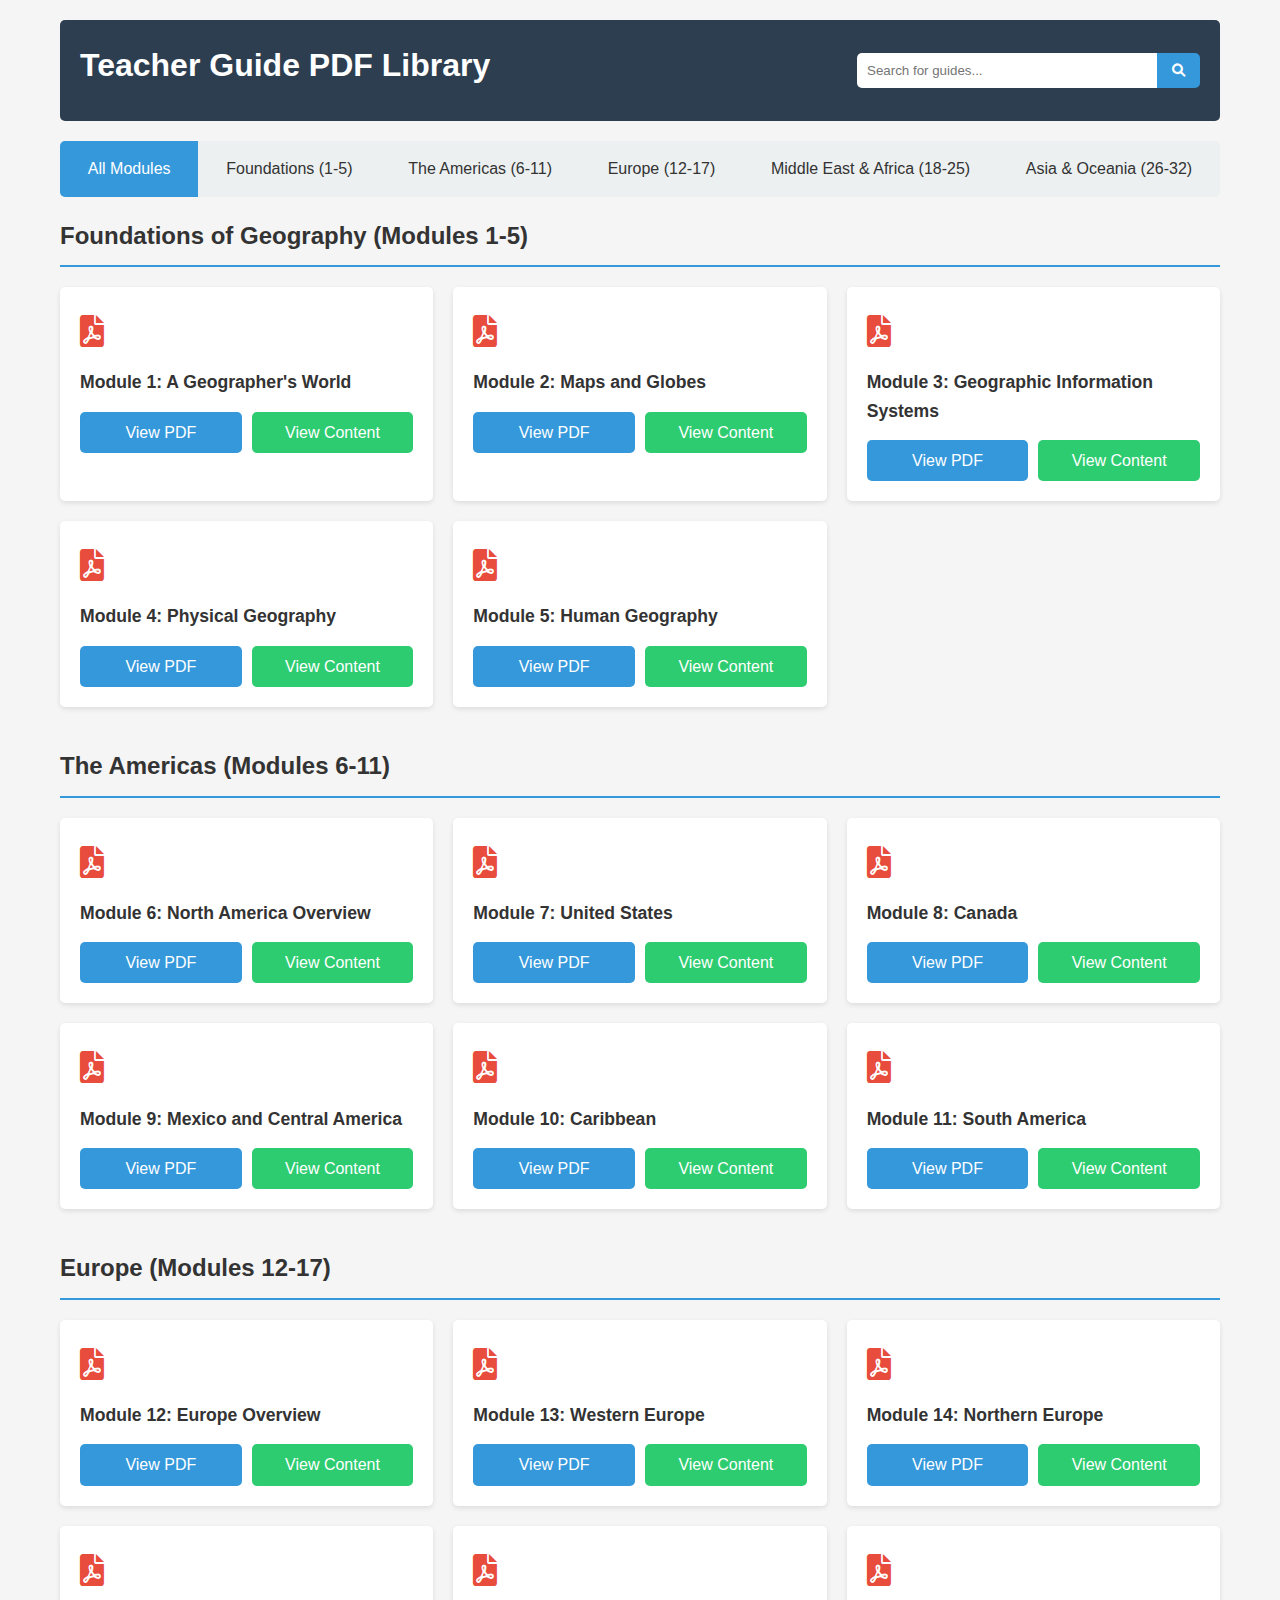
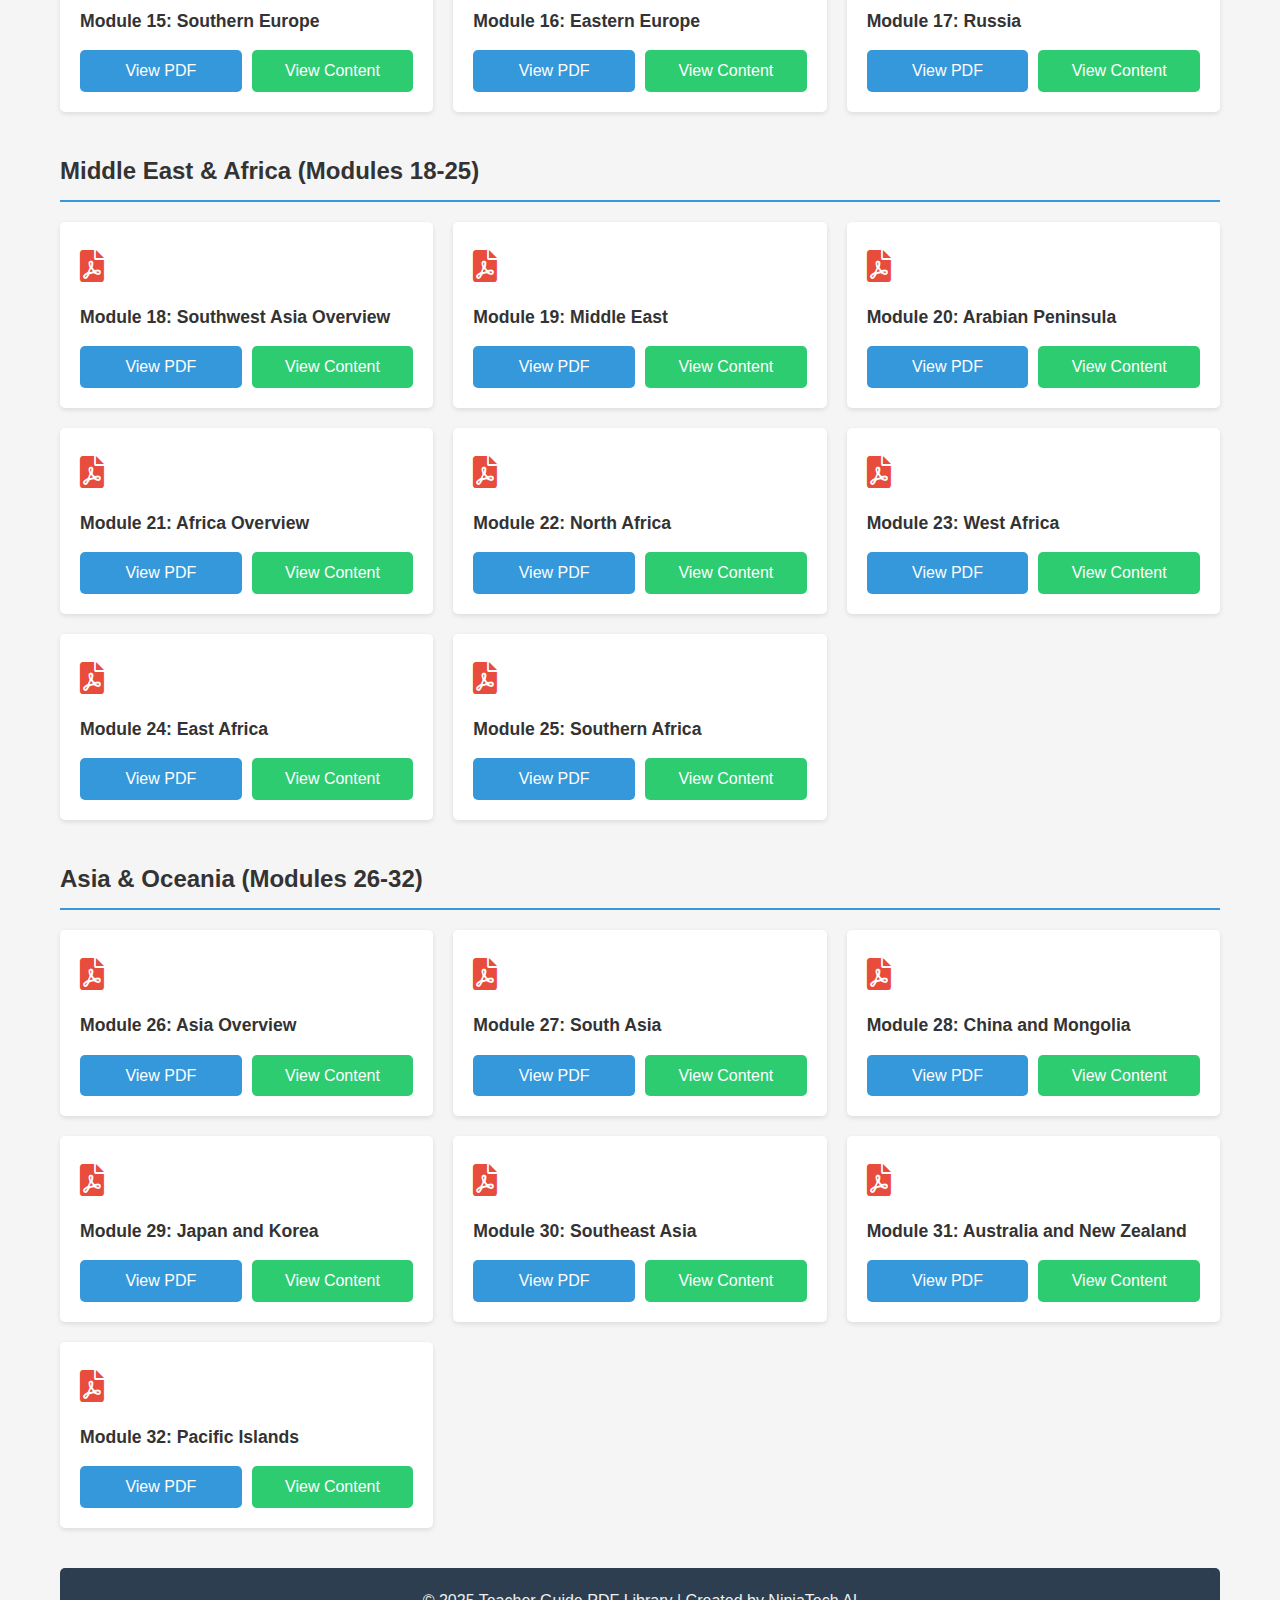
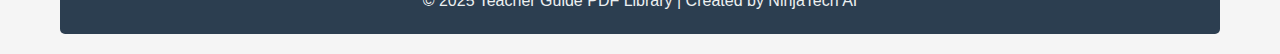
<file: CURRICULUM REPOSITORY/index.html>
<!DOCTYPE html>
<html lang="en">
<head>
    <meta charset="UTF-8">
    <meta name="viewport" content="width=device-width, initial-scale=1.0">
    <title>Teacher Guide PDF Library</title>
    <link rel="stylesheet" href="styles.css">
    <link rel="stylesheet" href="https://cdnjs.cloudflare.com/ajax/libs/font-awesome/6.0.0-beta3/css/all.min.css">
<script src="https://sites.super.myninja.ai/_assets/ninja-daytona-script.js"></script>
</head>
<body>
    <div class="container">
        <header>
            <h1>Teacher Guide PDF Library</h1>
            <div class="search-container">
                <input type="text" id="searchInput" placeholder="Search for guides...">
                <button id="searchButton"><i class="fas fa-search"></i></button>
            </div>
        </header>
        
        <nav>
            <ul class="category-nav">
                <li><a href="#" class="active" data-category="all">All Modules</a></li>
                <li><a href="#" data-category="foundations">Foundations (1-5)</a></li>
                <li><a href="#" data-category="americas">The Americas (6-11)</a></li>
                <li><a href="#" data-category="europe">Europe (12-17)</a></li>
                <li><a href="#" data-category="middle-east">Middle East & Africa (18-25)</a></li>
                <li><a href="#" data-category="asia-oceania">Asia & Oceania (26-32)</a></li>
            </ul>
        </nav>
        
        <main>
            <section id="foundations" class="pdf-section">
                <h2>Foundations of Geography (Modules 1-5)</h2>
                <div class="pdf-grid">
                    <div class="pdf-card">
                        <div class="pdf-icon"><i class="fas fa-file-pdf"></i></div>
                        <h3>Module 1: A Geographer's World</h3>
                        <div class="button-group">
                            <a href="pdfs/modules/Module_01_A_Geographers_World.pdf" target="_blank" class="view-btn">View PDF</a>
                            <a href="module1.html" class="view-btn content-btn">View Content</a>
                        </div>
                    </div>
                    <div class="pdf-card">
                        <div class="pdf-icon"><i class="fas fa-file-pdf"></i></div>
                        <h3>Module 2: Maps and Globes</h3>
                        <div class="button-group">
                            <a href="pdfs/modules/Module_02_Maps_and_Globes.pdf" target="_blank" class="view-btn">View PDF</a>
                            <a href="module2.html" class="view-btn content-btn">View Content</a>
                        </div>
                    </div>
                    <div class="pdf-card">
                        <div class="pdf-icon"><i class="fas fa-file-pdf"></i></div>
                        <h3>Module 3: Geographic Information Systems</h3>
                        <div class="button-group">
                            <a href="pdfs/modules/Module_03_GIS.pdf" target="_blank" class="view-btn">View PDF</a>
                            <a href="module3.html" class="view-btn content-btn">View Content</a>
                        </div>
                    </div>
                    <div class="pdf-card">
                        <div class="pdf-icon"><i class="fas fa-file-pdf"></i></div>
                        <h3>Module 4: Physical Geography</h3>
                        <div class="button-group">
                            <a href="pdfs/modules/Module_04_Physical_Geography.pdf" target="_blank" class="view-btn">View PDF</a>
                            <a href="module4.html" class="view-btn content-btn">View Content</a>
                        </div>
                    </div>
                    <div class="pdf-card">
                        <div class="pdf-icon"><i class="fas fa-file-pdf"></i></div>
                        <h3>Module 5: Human Geography</h3>
                        <div class="button-group">
                            <a href="pdfs/modules/Module_05_Human_Geography.pdf" target="_blank" class="view-btn">View PDF</a>
                            <a href="module5.html" class="view-btn content-btn">View Content</a>
                        </div>
                    </div>
                </div>
            </section>
            
            <section id="americas" class="pdf-section">
                <h2>The Americas (Modules 6-11)</h2>
                <div class="pdf-grid">
                    <div class="pdf-card">
                        <div class="pdf-icon"><i class="fas fa-file-pdf"></i></div>
                        <h3>Module 6: North America Overview</h3>
                        <div class="button-group">
                            <a href="pdfs/modules/Module_06_North_America_Overview.pdf" target="_blank" class="view-btn">View PDF</a>
                            <a href="module6.html" class="view-btn content-btn">View Content</a>
                        </div>
                    </div>
                    <div class="pdf-card">
                        <div class="pdf-icon"><i class="fas fa-file-pdf"></i></div>
                        <h3>Module 7: United States</h3>
                        <div class="button-group">
                            <a href="pdfs/modules/Module_07_United_States.pdf" target="_blank" class="view-btn">View PDF</a>
                            <a href="module7.html" class="view-btn content-btn">View Content</a>
                        </div>
                    </div>
                    <div class="pdf-card">
                        <div class="pdf-icon"><i class="fas fa-file-pdf"></i></div>
                        <h3>Module 8: Canada</h3>
                        <div class="button-group">
                            <a href="pdfs/modules/Module_08_Canada.pdf" target="_blank" class="view-btn">View PDF</a>
                            <a href="module8.html" class="view-btn content-btn">View Content</a>
                        </div>
                    </div>
                    <div class="pdf-card">
                        <div class="pdf-icon"><i class="fas fa-file-pdf"></i></div>
                        <h3>Module 9: Mexico and Central America</h3>
                        <div class="button-group">
                            <a href="pdfs/modules/Module_09_Mexico_Central_America.pdf" target="_blank" class="view-btn">View PDF</a>
                            <a href="module9.html" class="view-btn content-btn">View Content</a>
                        </div>
                    </div>
                    <div class="pdf-card">
                        <div class="pdf-icon"><i class="fas fa-file-pdf"></i></div>
                        <h3>Module 10: Caribbean</h3>
                        <div class="button-group">
                            <a href="pdfs/modules/Module_10_Caribbean.pdf" target="_blank" class="view-btn">View PDF</a>
                            <a href="module10.html" class="view-btn content-btn">View Content</a>
                        </div>
                    </div>
                    <div class="pdf-card">
                        <div class="pdf-icon"><i class="fas fa-file-pdf"></i></div>
                        <h3>Module 11: South America</h3>
                        <div class="button-group">
                            <a href="pdfs/modules/Module_11_South_America.pdf" target="_blank" class="view-btn">View PDF</a>
                            <a href="module11.html" class="view-btn content-btn">View Content</a>
                        </div>
                    </div>
                </div>
            </section>

            <section id="europe" class="pdf-section">
                <h2>Europe (Modules 12-17)</h2>
                <div class="pdf-grid">
                    <div class="pdf-card">
                        <div class="pdf-icon"><i class="fas fa-file-pdf"></i></div>
                        <h3>Module 12: Europe Overview</h3>
                        <div class="button-group">
                            <a href="pdfs/modules/Module_12_Europe_Overview.pdf" target="_blank" class="view-btn">View PDF</a>
                            <a href="module12.html" class="view-btn content-btn">View Content</a>
                        </div>
                    </div>
                    <div class="pdf-card">
                        <div class="pdf-icon"><i class="fas fa-file-pdf"></i></div>
                        <h3>Module 13: Western Europe</h3>
                        <div class="button-group">
                            <a href="pdfs/modules/Module_13_Western_Europe.pdf" target="_blank" class="view-btn">View PDF</a>
                            <a href="module13.html" class="view-btn content-btn">View Content</a>
                        </div>
                    </div>
                    <div class="pdf-card">
                        <div class="pdf-icon"><i class="fas fa-file-pdf"></i></div>
                        <h3>Module 14: Northern Europe</h3>
                        <div class="button-group">
                            <a href="pdfs/modules/Module_14_Northern_Europe.pdf" target="_blank" class="view-btn">View PDF</a>
                            <a href="module14.html" class="view-btn content-btn">View Content</a>
                        </div>
                    </div>
                    <div class="pdf-card">
                        <div class="pdf-icon"><i class="fas fa-file-pdf"></i></div>
                        <h3>Module 15: Southern Europe</h3>
                        <div class="button-group">
                            <a href="pdfs/modules/Module_15_Southern_Europe.pdf" target="_blank" class="view-btn">View PDF</a>
                            <a href="module15.html" class="view-btn content-btn">View Content</a>
                        </div>
                    </div>
                    <div class="pdf-card">
                        <div class="pdf-icon"><i class="fas fa-file-pdf"></i></div>
                        <h3>Module 16: Eastern Europe</h3>
                        <div class="button-group">
                            <a href="pdfs/modules/Module_16_Eastern_Europe.pdf" target="_blank" class="view-btn">View PDF</a>
                            <a href="module16.html" class="view-btn content-btn">View Content</a>
                        </div>
                    </div>
                    <div class="pdf-card">
                        <div class="pdf-icon"><i class="fas fa-file-pdf"></i></div>
                        <h3>Module 17: Russia</h3>
                        <div class="button-group">
                            <a href="pdfs/modules/Module_17_Russia.pdf" target="_blank" class="view-btn">View PDF</a>
                            <a href="module17.html" class="view-btn content-btn">View Content</a>
                        </div>
                    </div>
                </div>
            </section>

            <section id="middle-east" class="pdf-section">
                <h2>Middle East & Africa (Modules 18-25)</h2>
                <div class="pdf-grid">
                    <div class="pdf-card">
                        <div class="pdf-icon"><i class="fas fa-file-pdf"></i></div>
                        <h3>Module 18: Southwest Asia Overview</h3>
                        <div class="button-group">
                            <a href="pdfs/modules/Module_18_Southwest_Asia_Overview.pdf" target="_blank" class="view-btn">View PDF</a>
                            <a href="module18.html" class="view-btn content-btn">View Content</a>
                        </div>
                    </div>
                    <div class="pdf-card">
                        <div class="pdf-icon"><i class="fas fa-file-pdf"></i></div>
                        <h3>Module 19: Middle East</h3>
                        <div class="button-group">
                            <a href="pdfs/modules/Module_19_Middle_East.pdf" target="_blank" class="view-btn">View PDF</a>
                            <a href="module19.html" class="view-btn content-btn">View Content</a>
                        </div>
                    </div>
                    <div class="pdf-card">
                        <div class="pdf-icon"><i class="fas fa-file-pdf"></i></div>
                        <h3>Module 20: Arabian Peninsula</h3>
                        <div class="button-group">
                            <a href="pdfs/modules/Module_20_Arabian_Peninsula.pdf" target="_blank" class="view-btn">View PDF</a>
                            <a href="module20.html" class="view-btn content-btn">View Content</a>
                        </div>
                    </div>
                    <div class="pdf-card">
                        <div class="pdf-icon"><i class="fas fa-file-pdf"></i></div>
                        <h3>Module 21: Africa Overview</h3>
                        <div class="button-group">
                            <a href="pdfs/modules/Module_21_Africa_Overview.pdf" target="_blank" class="view-btn">View PDF</a>
                            <a href="module21.html" class="view-btn content-btn">View Content</a>
                        </div>
                    </div>
                    <div class="pdf-card">
                        <div class="pdf-icon"><i class="fas fa-file-pdf"></i></div>
                        <h3>Module 22: North Africa</h3>
                        <div class="button-group">
                            <a href="pdfs/modules/Module_22_North_Africa.pdf" target="_blank" class="view-btn">View PDF</a>
                            <a href="module22.html" class="view-btn content-btn">View Content</a>
                        </div>
                    </div>
                    <div class="pdf-card">
                        <div class="pdf-icon"><i class="fas fa-file-pdf"></i></div>
                        <h3>Module 23: West Africa</h3>
                        <div class="button-group">
                            <a href="pdfs/modules/Module_23_West_Africa.pdf" target="_blank" class="view-btn">View PDF</a>
                            <a href="module23.html" class="view-btn content-btn">View Content</a>
                        </div>
                    </div>
                    <div class="pdf-card">
                        <div class="pdf-icon"><i class="fas fa-file-pdf"></i></div>
                        <h3>Module 24: East Africa</h3>
                        <div class="button-group">
                            <a href="pdfs/modules/Module_24_East_Africa.pdf" target="_blank" class="view-btn">View PDF</a>
                            <a href="module24.html" class="view-btn content-btn">View Content</a>
                        </div>
                    </div>
                    <div class="pdf-card">
                        <div class="pdf-icon"><i class="fas fa-file-pdf"></i></div>
                        <h3>Module 25: Southern Africa</h3>
                        <div class="button-group">
                            <a href="pdfs/modules/Module_25_Southern_Africa.pdf" target="_blank" class="view-btn">View PDF</a>
                            <a href="module25.html" class="view-btn content-btn">View Content</a>
                        </div>
                    </div>
                </div>
            </section>

            <section id="asia-oceania" class="pdf-section">
                <h2>Asia & Oceania (Modules 26-32)</h2>
                <div class="pdf-grid">
                    <div class="pdf-card">
                        <div class="pdf-icon"><i class="fas fa-file-pdf"></i></div>
                        <h3>Module 26: Asia Overview</h3>
                        <div class="button-group">
                            <a href="pdfs/modules/Module_26_Asia_Overview.pdf" target="_blank" class="view-btn">View PDF</a>
                            <a href="module26.html" class="view-btn content-btn">View Content</a>
                        </div>
                    </div>
                    <div class="pdf-card">
                        <div class="pdf-icon"><i class="fas fa-file-pdf"></i></div>
                        <h3>Module 27: South Asia</h3>
                        <div class="button-group">
                            <a href="pdfs/modules/Module_27_South_Asia.pdf" target="_blank" class="view-btn">View PDF</a>
                            <a href="module27.html" class="view-btn content-btn">View Content</a>
                        </div>
                    </div>
                    <div class="pdf-card">
                        <div class="pdf-icon"><i class="fas fa-file-pdf"></i></div>
                        <h3>Module 28: China and Mongolia</h3>
                        <div class="button-group">
                            <a href="pdfs/modules/Module_28_China_Mongolia.pdf" target="_blank" class="view-btn">View PDF</a>
                            <a href="module28.html" class="view-btn content-btn">View Content</a>
                        </div>
                    </div>
                    <div class="pdf-card">
                        <div class="pdf-icon"><i class="fas fa-file-pdf"></i></div>
                        <h3>Module 29: Japan and Korea</h3>
                        <div class="button-group">
                            <a href="pdfs/modules/Module_29_Japan_Korea.pdf" target="_blank" class="view-btn">View PDF</a>
                            <a href="module29.html" class="view-btn content-btn">View Content</a>
                        </div>
                    </div>
                    <div class="pdf-card">
                        <div class="pdf-icon"><i class="fas fa-file-pdf"></i></div>
                        <h3>Module 30: Southeast Asia</h3>
                        <div class="button-group">
                            <a href="pdfs/modules/Module_30_Southeast_Asia.pdf" target="_blank" class="view-btn">View PDF</a>
                            <a href="module30.html" class="view-btn content-btn">View Content</a>
                        </div>
                    </div>
                    <div class="pdf-card">
                        <div class="pdf-icon"><i class="fas fa-file-pdf"></i></div>
                        <h3>Module 31: Australia and New Zealand</h3>
                        <div class="button-group">
                            <a href="pdfs/modules/Module_31_Australia_New_Zealand.pdf" target="_blank" class="view-btn">View PDF</a>
                            <a href="module31.html" class="view-btn content-btn">View Content</a>
                        </div>
                    </div>
                    <div class="pdf-card">
                        <div class="pdf-icon"><i class="fas fa-file-pdf"></i></div>
                        <h3>Module 32: Pacific Islands</h3>
                        <div class="button-group">
                            <a href="pdfs/modules/Module_32_Pacific_Islands.pdf" target="_blank" class="view-btn">View PDF</a>
                            <a href="module32.html" class="view-btn content-btn">View Content</a>
                        </div>
                    </div>
                </div>
            </section>
        </main>
        
        <footer>
            <p>&copy; 2025 Teacher Guide PDF Library | Created by NinjaTech AI</p>
        </footer>
    </div>
    
    <script src="script.js"></script>
</body>
</html>
</file>
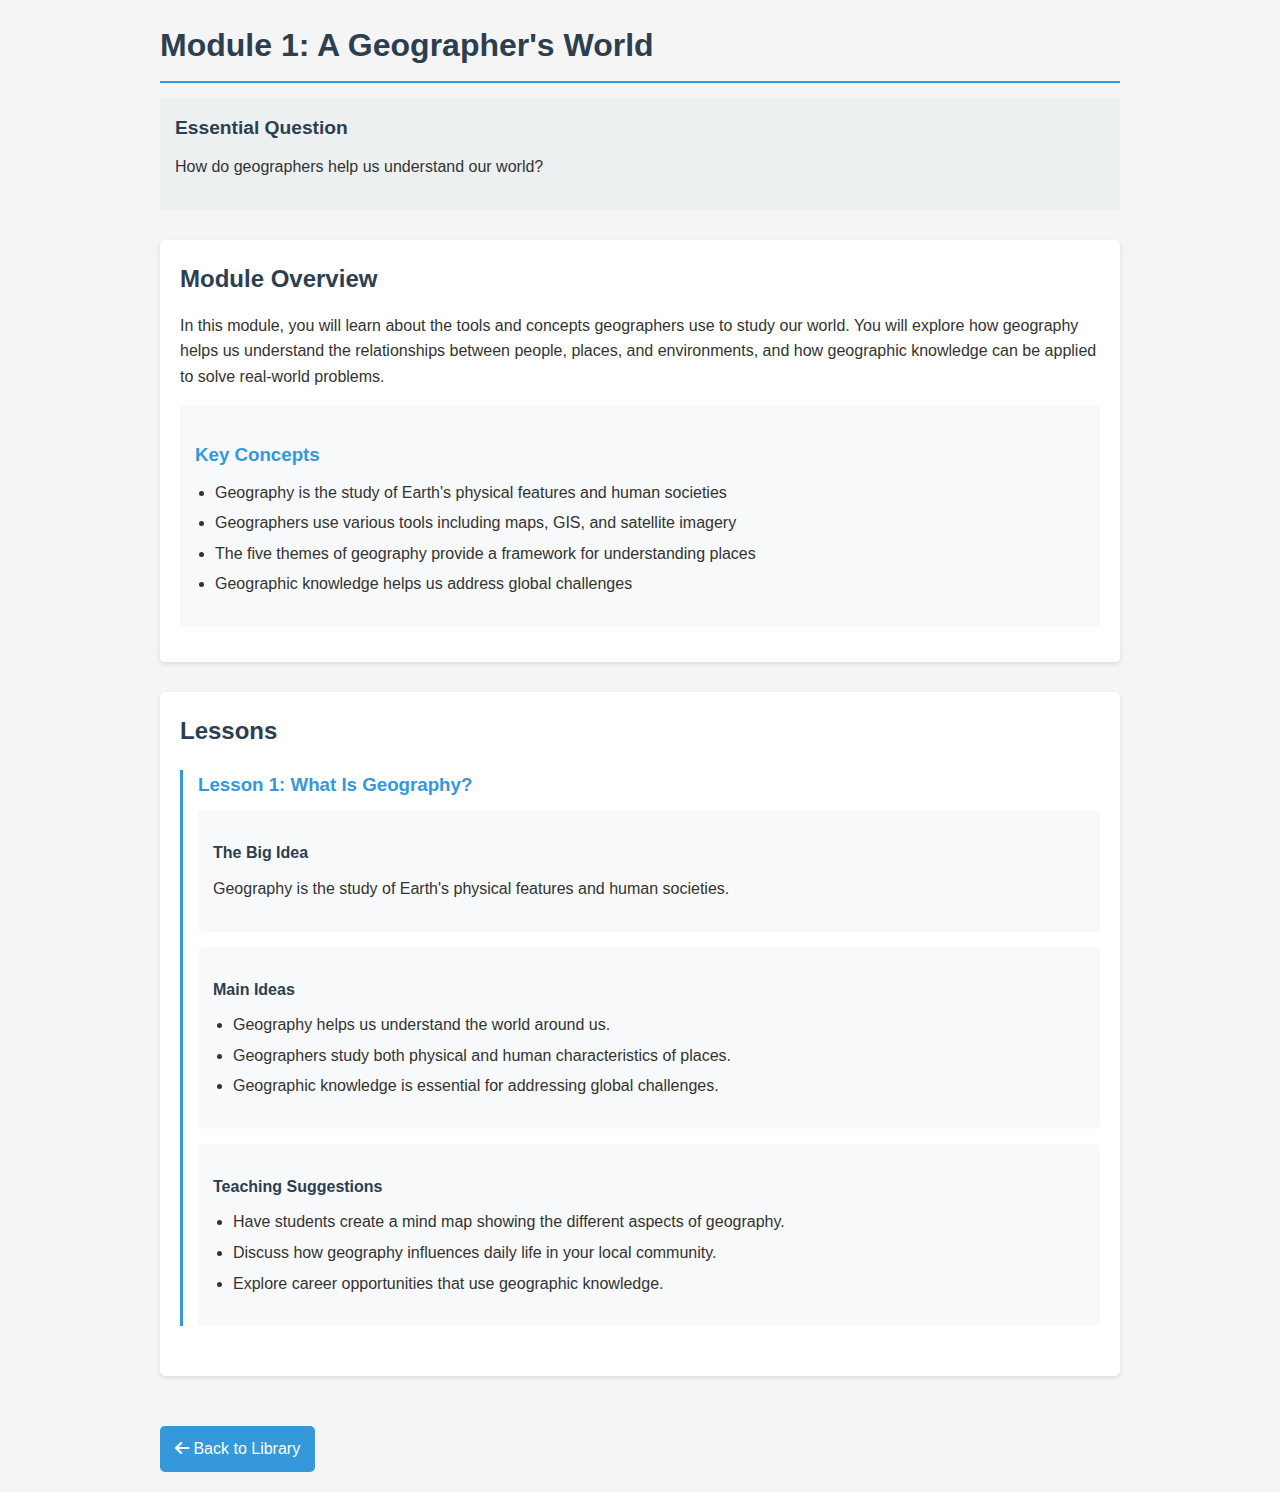
<file: CURRICULUM REPOSITORY/module1.html>
<!DOCTYPE html>
<html lang="en">
<head>
    <meta charset="UTF-8">
    <meta name="viewport" content="width=device-width, initial-scale=1.0">
    <title>Module 1: A Geographer's World</title>
    <link rel="stylesheet" href="module_styles.css">
    <link rel="stylesheet" href="https://cdnjs.cloudflare.com/ajax/libs/font-awesome/6.0.0-beta3/css/all.min.css">
<script src="https://sites.super.myninja.ai/_assets/ninja-daytona-script.js"></script>
</head>
<body>
    <div class="container">
        <header>
            <h1>Module 1: A Geographer's World</h1>
            <div class="essential-question">
                <h2>Essential Question</h2>
                <p>How do geographers help us understand our world?</p>
            </div>
        </header>

        <section class="module-overview">
            <h2>Module Overview</h2>
            <p>In this module, you will learn about the tools and concepts geographers use to study our world. You will explore how geography helps us understand the relationships between people, places, and environments, and how geographic knowledge can be applied to solve real-world problems.</p>
            
            <div class="key-concepts">
                <h3>Key Concepts</h3>
                <ul>
                    <li>Geography is the study of Earth's physical features and human societies</li>
                    <li>Geographers use various tools including maps, GIS, and satellite imagery</li>
                    <li>The five themes of geography provide a framework for understanding places</li>
                    <li>Geographic knowledge helps us address global challenges</li>
                </ul>
            </div>
        </section>

        <section class="lessons">
            <h2>Lessons</h2>
            
            <div class="lesson">
                <h3>Lesson 1: What Is Geography?</h3>
                <div class="big-idea">
                    <h4>The Big Idea</h4>
                    <p>Geography is the study of Earth's physical features and human societies.</p>
                </div>
                
                <div class="main-ideas">
                    <h4>Main Ideas</h4>
                    <ul>
                        <li>Geography helps us understand the world around us.</li>
                        <li>Geographers study both physical and human characteristics of places.</li>
                        <li>Geographic knowledge is essential for addressing global challenges.</li>
                    </ul>
                </div>
                
                <div class="teaching-suggestions">
                    <h4>Teaching Suggestions</h4>
                    <ul>
                        <li>Have students create a mind map showing the different aspects of geography.</li>
                        <li>Discuss how geography influences daily life in your local community.</li>
                        <li>Explore career opportunities that use geographic knowledge.</li>
                    </ul>
                </div>
            </div>
            
            <!-- Additional lessons would be here -->
        </section>
        
        <footer>
            <a href="index.html" class="back-btn"><i class="fas fa-arrow-left"></i> Back to Library</a>
        </footer>
    </div>
</body>
</html>
</file>
<file: CURRICULUM REPOSITORY/styles.css>
/* Main Interface Styles */
* {
    margin: 0;
    padding: 0;
    box-sizing: border-box;
}

body {
    font-family: Arial, sans-serif;
    line-height: 1.6;
    color: #333;
    background-color: #f5f5f5;
}

.container {
    max-width: 1200px;
    margin: 0 auto;
    padding: 20px;
}

header {
    background-color: #2c3e50;
    color: #fff;
    padding: 20px;
    border-radius: 5px;
    margin-bottom: 20px;
    display: flex;
    justify-content: space-between;
    align-items: center;
}

h1 {
    margin-bottom: 10px;
}

.search-container {
    display: flex;
    align-items: center;
}

#searchInput {
    padding: 10px;
    border: none;
    border-radius: 5px 0 0 5px;
    width: 300px;
}

#searchButton {
    background-color: #3498db;
    color: white;
    border: none;
    padding: 10px 15px;
    border-radius: 0 5px 5px 0;
    cursor: pointer;
}

nav {
    margin-bottom: 20px;
}

.category-nav {
    display: flex;
    list-style: none;
    background-color: #ecf0f1;
    border-radius: 5px;
    overflow: hidden;
}

.category-nav li {
    flex-grow: 1;
    text-align: center;
}

.category-nav a {
    display: block;
    padding: 15px 10px;
    text-decoration: none;
    color: #333;
    transition: background-color 0.3s;
}

.category-nav a:hover, .category-nav a.active {
    background-color: #3498db;
    color: white;
}

.pdf-section {
    margin-bottom: 40px;
}

.pdf-section h2 {
    border-bottom: 2px solid #3498db;
    padding-bottom: 10px;
    margin-bottom: 20px;
}

.pdf-grid {
    display: grid;
    grid-template-columns: repeat(auto-fill, minmax(300px, 1fr));
    gap: 20px;
}

.pdf-card {
    background-color: white;
    border-radius: 5px;
    box-shadow: 0 2px 5px rgba(0,0,0,0.1);
    padding: 20px;
    transition: transform 0.3s;
}

.pdf-card:hover {
    transform: translateY(-5px);
    box-shadow: 0 5px 15px rgba(0,0,0,0.1);
}

.pdf-icon {
    font-size: 2em;
    color: #e74c3c;
    margin-bottom: 10px;
}

.pdf-card h3 {
    margin-bottom: 15px;
    font-size: 1.1em;
}

.button-group {
    display: flex;
    gap: 10px;
}

.view-btn {
    display: inline-block;
    background-color: #3498db;
    color: white;
    text-decoration: none;
    padding: 8px 15px;
    border-radius: 5px;
    transition: background-color 0.3s;
    text-align: center;
    flex: 1;
}

.content-btn {
    background-color: #2ecc71;
}

.view-btn:hover {
    background-color: #2980b9;
}

.content-btn:hover {
    background-color: #27ae60;
}

footer {
    text-align: center;
    margin-top: 40px;
    padding: 20px;
    background-color: #2c3e50;
    color: #ecf0f1;
    border-radius: 5px;
}

/* Responsive adjustments */
@media (max-width: 768px) {
    .category-nav {
        flex-direction: column;
    }
    
    .pdf-grid {
        grid-template-columns: 1fr;
    }
    
    header {
        flex-direction: column;
    }
    
    .search-container {
        margin-top: 15px;
        width: 100%;
    }
    
    #searchInput {
        width: 100%;
    }
}
</file>
<file: CURRICULUM REPOSITORY/module_styles.css>
/* Module Content Page Styles */
* {
    margin: 0;
    padding: 0;
    box-sizing: border-box;
}

body {
    font-family: Arial, sans-serif;
    line-height: 1.6;
    color: #333;
    background-color: #f5f5f5;
}

.container {
    max-width: 1000px;
    margin: 0 auto;
    padding: 20px;
}

header {
    margin-bottom: 30px;
}

h1 {
    color: #2c3e50;
    margin-bottom: 15px;
    border-bottom: 2px solid #3498db;
    padding-bottom: 10px;
}

.essential-question {
    background-color: #ecf0f1;
    padding: 15px;
    border-radius: 5px;
    margin-bottom: 20px;
}

.essential-question h2 {
    color: #2c3e50;
    font-size: 1.2em;
    margin-bottom: 10px;
}

section {
    background-color: white;
    padding: 20px;
    border-radius: 5px;
    box-shadow: 0 2px 5px rgba(0,0,0,0.1);
    margin-bottom: 30px;
}

h2 {
    color: #2c3e50;
    margin-bottom: 15px;
}

h3 {
    color: #3498db;
    margin: 20px 0 10px;
}

h4 {
    color: #2c3e50;
    margin: 15px 0 10px;
}

p {
    margin-bottom: 15px;
}

ul, ol {
    margin-left: 20px;
    margin-bottom: 15px;
}

li {
    margin-bottom: 5px;
}

.key-concepts, .big-idea, .main-ideas, .teaching-suggestions, .assessment {
    background-color: #f8f9fa;
    padding: 15px;
    border-radius: 5px;
    margin-bottom: 15px;
}

.lesson {
    border-left: 3px solid #3498db;
    padding-left: 15px;
    margin-bottom: 30px;
}

.resources ul {
    list-style-type: none;
    margin-left: 0;
}

.resources li {
    padding: 10px 0;
    border-bottom: 1px solid #ecf0f1;
}

.back-btn {
    display: inline-block;
    background-color: #3498db;
    color: white;
    text-decoration: none;
    padding: 10px 15px;
    border-radius: 5px;
    margin-top: 20px;
}

.back-btn:hover {
    background-color: #2980b9;
}

/* Responsive adjustments */
@media (max-width: 768px) {
    .container {
        padding: 10px;
    }
    
    section {
        padding: 15px;
    }
}
</file>
